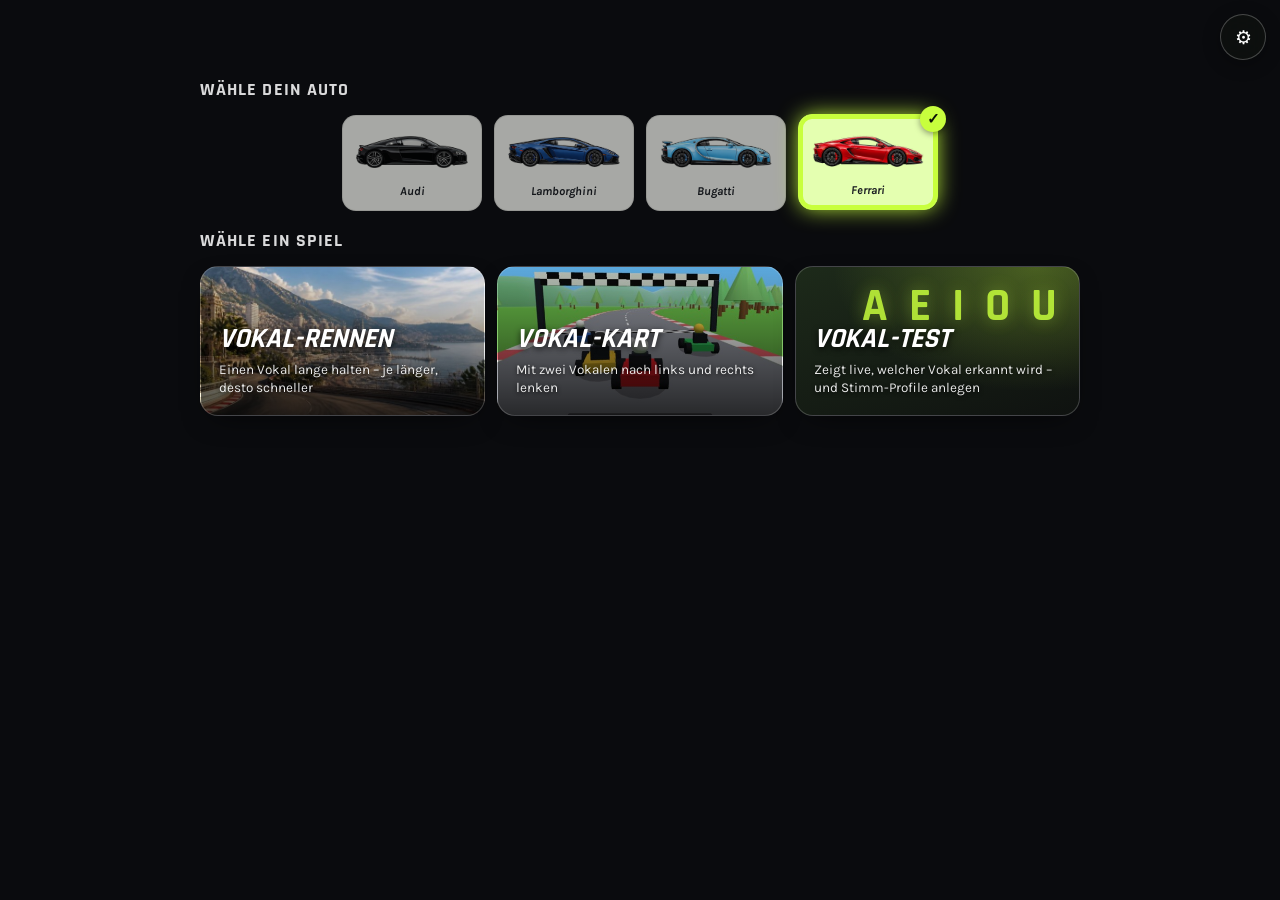
<file: index.html>
<!doctype html>
<html lang="de">
<head>
<meta charset="utf-8">
<meta name="viewport" content="width=device-width, initial-scale=1, viewport-fit=cover">
<title>Vokal-Rennen</title>
<meta name="description" content="Logopädisches Autorennen: Vokale lange halten, damit das Auto fährt.">
<meta name="theme-color" content="#0a0b0e">
<meta name="color-scheme" content="dark">
<meta name="mobile-web-app-capable" content="yes">
<meta name="apple-mobile-web-app-capable" content="yes">
<meta name="apple-mobile-web-app-status-bar-style" content="black-translucent">
<meta name="apple-mobile-web-app-title" content="Vokal-Rennen">
<link rel="manifest" href="manifest.webmanifest">
<link rel="icon" type="image/png" sizes="192x192" href="icons/icon-192.png">
<link rel="apple-touch-icon" href="icons/apple-touch-icon.png">
<link rel="preconnect" href="https://fonts.googleapis.com">
<link rel="preconnect" href="https://fonts.gstatic.com" crossorigin>
<link rel="stylesheet" href="https://fonts.googleapis.com/css2?family=Rajdhani:wght@600;700&family=Karla:wght@400;600;700&family=IBM+Plex+Mono:wght@500;600&display=swap">
<link rel="stylesheet" href="css/style.css">
</head>
<body>

<div class="intro-overlay" id="introOverlay">
  <video id="introVideo" playsinline webkit-playsinline="true" preload="auto"></video>
  <div class="intro-buttons">
    <button class="intro-btn intro-sound" id="introSound" type="button" hidden>🔊 Ton an</button>
    <button class="intro-btn" id="introSkip" type="button">Überspringen ▸▸</button>
  </div>
</div>

<button class="btn-icon settings-fab" id="settingsBtn" aria-label="Einstellungen" type="button">&#9881;</button>

<div id="app">
  <!-- HOME: car and game choice -->
  <section class="screen" id="screen-home">
    <h2 class="home-title">Wähle dein Auto</h2>
    <div class="car-grid" id="carGrid"></div>

    <h2 class="home-title">Wähle ein Spiel</h2>
    <div class="game-grid">
      <button class="game-card" id="gameRace" type="button" style="background-image:linear-gradient(180deg, rgba(0,0,0,.05), rgba(0,0,0,.72)), url('assets/tracks/monaco.jpg');">
        <span class="game-name">Vokal-Rennen</span>
        <span class="game-sub">Einen Vokal lange halten – je länger, desto schneller</span>
      </button>
      <button class="game-card" id="gameKart" type="button" style="background-image:linear-gradient(180deg, rgba(0,0,0,.05), rgba(0,0,0,.72)), url('assets/kart-card.jpg');">
        <span class="game-name">Vokal-Kart</span>
        <span class="game-sub">Mit zwei Vokalen nach links und rechts lenken</span>
      </button>
      <button class="game-card game-card-test" id="gameTest" type="button">
        <span class="game-letters" aria-hidden="true">A E I O U</span>
        <span class="game-name">Vokal-Test</span>
        <span class="game-sub">Zeigt live, welcher Vokal erkannt wird – und Stimm-Profile anlegen</span>
      </button>
    </div>
  </section>

  <!-- SETUP (Vokal-Rennen) -->
  <section class="screen" id="screen-setup" hidden>
    <button class="back-link" id="backHomeBtn" type="button">← Spielauswahl</button>
    <div class="track-grid" id="trackGrid"></div>

    <div class="seg" id="diffSeg"></div>

    <p class="best-time" id="bestTimeLine"></p>

    <button class="btn-primary" id="startBtn" type="button">Mikrofon aktivieren &amp; starten</button>
    <p class="error-box" id="setupError" hidden></p>

    <p class="lead">Sprich A, E, I, O oder U so lange und laut wie möglich, je länger und lauter desto schneller fährt dein Auto.</p>
  </section>

  <!-- CALIBRATION -->
  <section class="screen center" id="screen-calibrate" hidden>
    <div class="calib-ring" id="calibRing" style="--p:0%;"><span id="calibPct">0%</span></div>
    <h2 style="font-size:20px;" id="calibLabel">Kurz still sein …</h2>
    <p class="lead">Wir messen kurz die Umgebungslautstärke, damit das Auto nur bei echtem Sprechen losfährt.</p>
    <button class="btn-secondary" id="calibCancel" type="button">Abbrechen</button>
  </section>

  <!-- RACE -->
  <section class="screen" id="screen-race" hidden>
    <div class="race-stage">
      <div class="rail" id="rail">
        <div class="rail-line"></div>
        <div class="rail-flag"></div>
        <div class="rail-marker ai" id="aiMarker" style="left:0%;">G</div>
        <div class="rail-marker player" id="playerMarker" style="left:0%;">D</div>
      </div>

      <div class="countdown-wrap">
        <canvas id="raceCanvas"></canvas>
        <div class="countdown-overlay" id="countdownOverlay" hidden><span id="countdownNum">3</span></div>
      </div>

      <p class="cheer" id="cheer">Bereit? Ton halten zum Losfahren!</p>

      <div class="hud">
        <div class="stat"><span class="stat-label">Tempo</span><span class="stat-value mono" id="speedVal">0 km/h</span></div>
        <div class="stat"><span class="stat-label">Haltezeit</span><span class="stat-value mono" id="streakVal">0.0 s</span></div>
        <div class="stat"><span class="stat-label">Strecke</span><span class="stat-value mono" id="distVal">0 / 0 m</span></div>
      </div>

      <div class="voice-panel">
        <div class="voice-panel-top">
          <span class="field-label">Stimme</span>
          <span id="meterState">Still</span>
        </div>
        <div class="voice-meter-track">
          <div class="voice-meter-threshold" id="meterThreshold"></div>
          <div class="voice-meter-fill" id="meterFill"></div>
        </div>
      </div>

      <div class="race-controls">
        <button class="btn-secondary" id="pauseBtn" type="button">Pause</button>
      </div>
    </div>
  </section>

  <!-- RESULT -->
  <section class="screen center" id="screen-result" hidden>
    <div class="result-card">
      <h2 class="result-headline" id="resultHeadline">Sieg!</h2>
      <span class="badge-best" id="resultBadge" hidden>Neue Bestzeit</span>
      <div class="result-row">
        <div class="result-stat"><span class="stat-label">Zeit</span><span class="stat-value mono" id="resultTime">0:00.0</span></div>
        <div class="result-stat"><span class="stat-label">Bestzeit</span><span class="stat-value mono" id="resultBest">–</span></div>
      </div>
      <p class="lead" id="resultTip">Super Ausdauer! Versuch beim nächsten Mal, noch länger durchzuhalten.</p>
      <div class="result-actions">
        <button class="btn-primary" id="retryBtn" type="button">Nochmal</button>
        <button class="btn-secondary" id="changeTrackBtn" type="button">Strecke wechseln</button>
      </div>
    </div>
  </section>
</div>

<div class="settings-backdrop" id="settingsBackdrop" hidden>
  <div class="settings-panel">
    <div class="field-label">Einstellungen</div>
    <div class="settings-row">
      <label class="field-label" for="sensSlider">Empfindlichkeit Mikrofon</label>
      <input type="range" id="sensSlider" min="0.5" max="4" step="0.1" value="1">
      <div class="sens-hint"><span>weniger</span><span>empfindlicher</span></div>
      <p class="level-readout mono" id="levelReadout"></p>
    </div>
    <button class="btn-secondary" id="recalibBtn" type="button">Neu kalibrieren</button>
    <button class="btn-secondary" id="closeSettingsBtn" type="button">Schließen</button>
  </div>
</div>

<script src="js/app.js"></script>
</body>
</html>
</file>
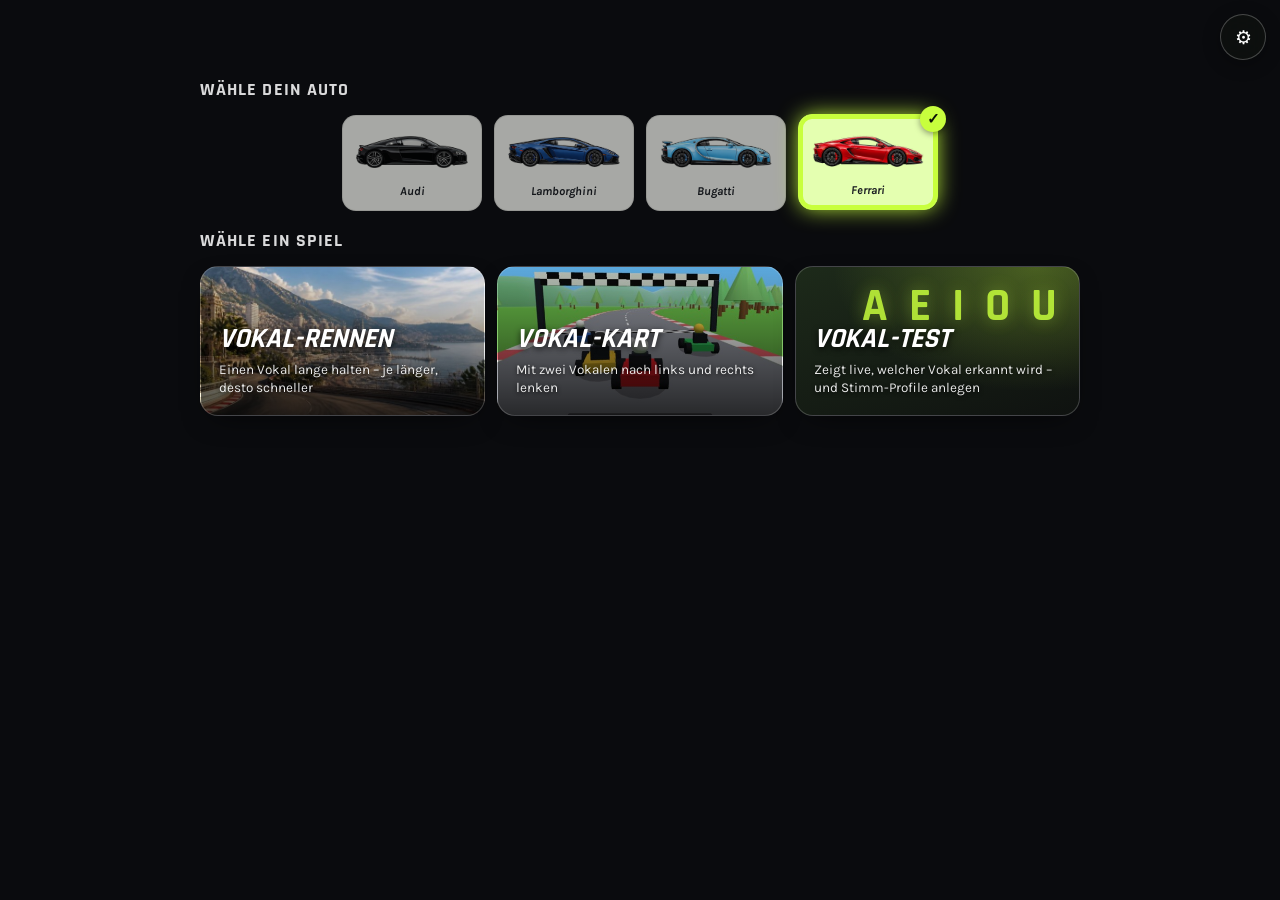
<file: vokal-rennen.html>
<!doctype html>
<html lang="de">
<head>
<meta charset="utf-8">
<meta name="viewport" content="width=device-width, initial-scale=1">
<title>Vokal-Rennen</title>
<!-- Alte Adresse: das Spiel liegt jetzt unter index.html -->
<meta http-equiv="refresh" content="0; url=./">
<link rel="canonical" href="./">
<style>body{background:#0a0b0e; color:#f5f3ec; font-family:sans-serif; padding:24px;} a{color:#c8ff3d;}</style>
</head>
<body>
<p>Das Vokal-Rennen ist umgezogen: <a href="./">hier geht's zum Spiel</a>.</p>
<script>location.replace("./");</script>
</body>
</html>
</file>
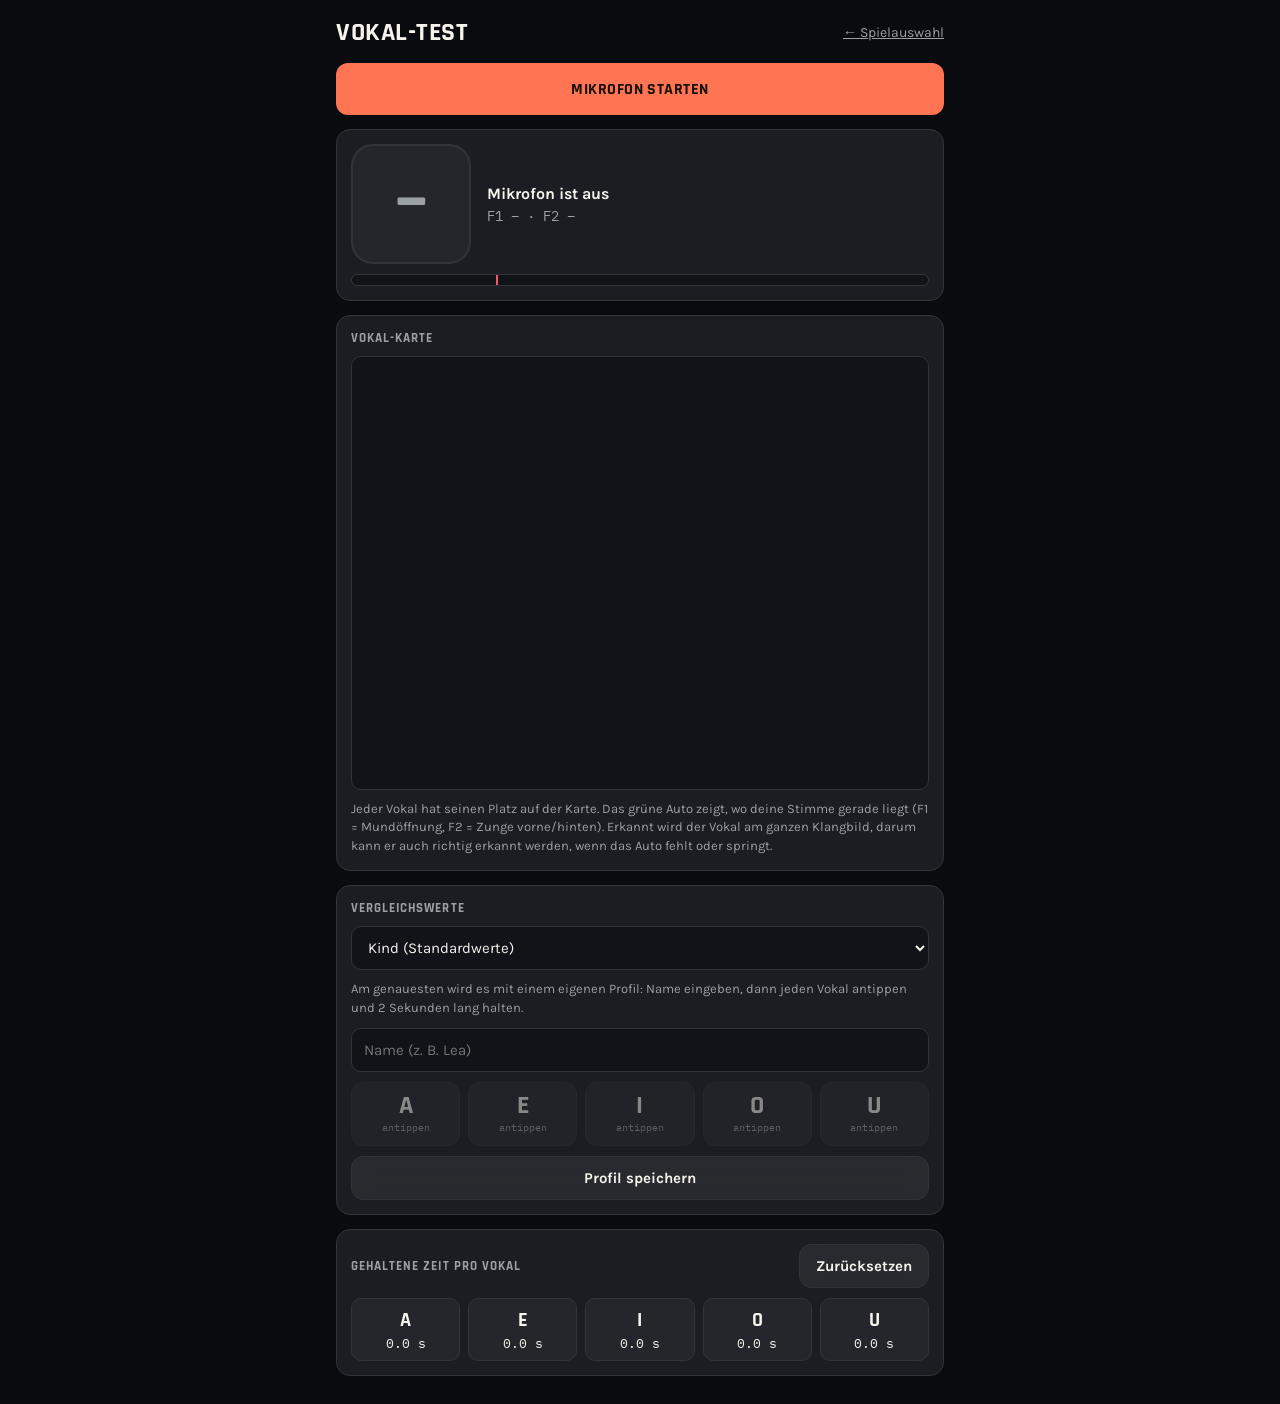
<file: vokal-test.html>
<!doctype html>
<html lang="de">
<head>
<meta charset="utf-8">
<meta name="viewport" content="width=device-width, initial-scale=1, viewport-fit=cover">
<title>Vokal-Test</title>
<meta name="theme-color" content="#0a0b0e">
<meta name="color-scheme" content="dark">
<link rel="icon" type="image/png" sizes="192x192" href="icons/icon-192.png">
<link rel="apple-touch-icon" href="icons/apple-touch-icon.png">
<link rel="preconnect" href="https://fonts.googleapis.com">
<link rel="preconnect" href="https://fonts.gstatic.com" crossorigin>
<link rel="stylesheet" href="https://fonts.googleapis.com/css2?family=Rajdhani:wght@600;700&family=Karla:wght@400;600;700&family=IBM+Plex+Mono:wght@500;600&display=swap">
<link rel="stylesheet" href="css/style.css">
<style>
  .vt{max-width:640px; margin:0 auto; padding:calc(16px + env(safe-area-inset-top,0px)) calc(16px + env(safe-area-inset-right,0px)) calc(28px + env(safe-area-inset-bottom,0px)) calc(16px + env(safe-area-inset-left,0px)); display:flex; flex-direction:column; gap:14px;}
  .vt-head{display:flex; align-items:center; justify-content:space-between; gap:10px;}
  .vt-head h1{font-size:26px;}
  .vt-head a{color:var(--muted); font-size:14px;}
  .panel{background:var(--raised); border:1px solid var(--line); border-radius:14px; padding:14px; display:flex; flex-direction:column; gap:10px;}
  .vt .btn-primary{align-self:stretch; text-align:center;}

  .big{display:flex; align-items:center; gap:16px;}
  .big-letter{
    width:120px; height:120px; flex:none; border-radius:22px; display:flex; align-items:center; justify-content:center;
    font-family:Rajdhani; font-weight:700; font-size:88px; line-height:1; text-transform:uppercase;
    background:rgba(255,255,255,.04); border:2px solid var(--line); color:var(--muted);
    transition:background .12s, color .12s, border-color .12s;
  }
  .big-letter.is-sure{background:var(--signal); color:var(--signal-ink); border-color:var(--signal);}
  .big-letter.is-unsure{color:var(--ink); border-color:var(--gold);}
  .big-info{display:flex; flex-direction:column; gap:4px; min-width:0;}
  .big-status{font-weight:700; font-size:16px;}
  .big-formants{font-size:14px; color:var(--muted);}

  .meter{position:relative; height:12px; border-radius:999px; background:rgba(0,0,0,.35); border:1px solid var(--line); overflow:hidden;}
  .meter-fill{position:absolute; left:0; top:0; bottom:0; width:0; background:var(--muted);}
  .meter-fill.is-active{background:var(--signal);}
  .meter-thr{position:absolute; top:-2px; bottom:-2px; width:2px; background:var(--bad); left:25%;}

  #chart{width:100%; aspect-ratio:4/3; display:block; border-radius:10px; background:#111318; border:1px solid var(--line);}
  .hint{font-size:13px; color:var(--muted); line-height:1.45; margin:0;}

  .row{display:flex; gap:8px; flex-wrap:wrap; align-items:center;}
  .row select, .row input[type="text"]{
    flex:1 1 160px; min-height:44px; border-radius:10px; border:1px solid var(--line); background:#111318; color:var(--ink);
    padding:0 12px; font:inherit; font-size:15px;
  }
  .calib-grid{display:grid; grid-template-columns:repeat(5,1fr); gap:8px;}
  .calib-btn{
    min-height:64px; border-radius:12px; border:1px solid var(--line); background:rgba(255,255,255,.06); color:var(--ink);
    display:flex; flex-direction:column; align-items:center; justify-content:center; gap:2px; cursor:pointer; padding:6px 2px;
  }
  .calib-btn b{font-family:Rajdhani; font-size:26px; line-height:1; text-transform:uppercase;}
  .calib-btn small{font-size:10px; color:var(--muted); font-family:"IBM Plex Mono"; white-space:nowrap;}
  .calib-btn.is-done{border-color:var(--good);}
  .calib-btn.is-recording{background:var(--accent); color:var(--accent-ink); border-color:var(--accent);}
  .calib-btn.is-recording small{color:var(--accent-ink);}
  .calib-btn:disabled{opacity:.5; cursor:default;}

  .stats{display:grid; grid-template-columns:repeat(5,1fr); gap:8px; text-align:center;}
  .stats div{background:rgba(255,255,255,.04); border:1px solid var(--line); border-radius:10px; padding:8px 2px;}
  .stats b{display:block; font-family:Rajdhani; font-size:20px; text-transform:uppercase;}
  .stats span{font-family:"IBM Plex Mono"; font-size:13px;}
  .vt .btn-secondary{min-height:44px; padding:10px 16px;}
</style>
</head>
<body>
<main class="vt">
  <div class="vt-head">
    <h1>Vokal-Test</h1>
    <a href="./">← Spielauswahl</a>
  </div>

  <button class="btn-primary" id="micBtn" type="button">Mikrofon starten</button>
  <p class="error-box" id="micError" hidden></p>

  <section class="panel" aria-live="polite">
    <div class="big">
      <div class="big-letter" id="bigLetter">–</div>
      <div class="big-info">
        <span class="big-status" id="bigStatus">Mikrofon ist aus</span>
        <span class="big-formants mono" id="bigFormants">F1 – · F2 –</span>
      </div>
    </div>
    <div class="meter"><div class="meter-thr" id="meterThr"></div><div class="meter-fill" id="meterFill"></div></div>
  </section>

  <section class="panel">
    <span class="field-label">Vokal-Karte</span>
    <canvas id="chart"></canvas>
    <p class="hint">Jeder Vokal hat seinen Platz auf der Karte. Das grüne Auto zeigt, wo deine Stimme gerade liegt (F1 = Mundöffnung, F2 = Zunge vorne/hinten). Erkannt wird der Vokal am ganzen Klangbild, darum kann er auch richtig erkannt werden, wenn das Auto fehlt oder springt.</p>
  </section>

  <section class="panel">
    <span class="field-label">Vergleichswerte</span>
    <div class="row">
      <select id="profileSelect" aria-label="Vergleichswerte"></select>
      <button class="btn-secondary" id="deleteProfileBtn" type="button">Löschen</button>
    </div>
    <p class="hint">Am genauesten wird es mit einem eigenen Profil: Name eingeben, dann jeden Vokal antippen und 2 Sekunden lang halten.</p>
    <div class="row">
      <input type="text" id="profileName" placeholder="Name (z. B. Lea)" maxlength="30" autocomplete="off">
    </div>
    <div class="calib-grid" id="calibGrid"></div>
    <button class="btn-secondary" id="saveProfileBtn" type="button">Profil speichern</button>
  </section>

  <section class="panel">
    <div class="row" style="justify-content:space-between;">
      <span class="field-label">Gehaltene Zeit pro Vokal</span>
      <button class="btn-secondary" id="resetStatsBtn" type="button">Zurücksetzen</button>
    </div>
    <div class="stats" id="stats"></div>
  </section>
</main>

<script src="js/vowel-analysis.js"></script>
<script src="js/vokal-test.js"></script>
</body>
</html>
</file>
<file: css/style.css>
/* Durchgehend dunkles Anthrazit-Theme (Forza-Horizon-Stil) - keine helle Variante mehr,
     damit nirgends im Spiel ein heller Rand/Hintergrund aufblitzt. */
  :root{
    --ink:#f5f3ec;
    --paper:#0a0b0e;
    --raised:#1b1d22;
    --line:#31343b;
    --muted:#9aa0a6;
    --accent:#ff7452;
    --accent-ink:#171000;
    --gold:#e8bb4e;
    --good:#3fbd7d;
    --bad:#ef5c72;
    --monaco:#5fb3e8;
    --nurburgring:#5cc98d;
    --monza:#ef5c72;
    --signal:#c8ff3d;
    --signal-ink:#0c1206;
    color-scheme: dark;
  }

  html,body{min-height:100%; margin:0;}
  /* Als App auf Handy/Tablet: kein Doppeltipp-Zoom, kein Pull-to-Refresh, kein Tipp-Blitzer. */
  html{-webkit-text-size-adjust:100%; text-size-adjust:100%;}
  body{touch-action:manipulation; overscroll-behavior:none; -webkit-tap-highlight-color:transparent;}
  button{-webkit-user-select:none; user-select:none; -webkit-touch-callout:none;}
  img{-webkit-user-drag:none; -webkit-touch-callout:none;}
  .intro-overlay{
    position:fixed; inset:0; background:#000; z-index:999;
    display:flex; align-items:center; justify-content:center; overflow:hidden;
  }
  .intro-overlay video{width:100%; height:100%; object-fit:cover; display:block;}
  .intro-buttons{
    position:absolute; right:calc(18px + env(safe-area-inset-right,0px)); bottom:calc(18px + env(safe-area-inset-bottom,0px));
    display:flex; gap:10px;
  }
  .intro-btn{
    min-height:48px; padding:0 20px; border-radius:999px; cursor:pointer;
    border:1px solid rgba(255,255,255,.45); background:rgba(0,0,0,.45); color:#fff;
    backdrop-filter:blur(8px); -webkit-backdrop-filter:blur(8px);
    font-family:Rajdhani; font-weight:700; font-size:17px; letter-spacing:.05em; text-transform:uppercase;
  }
  .intro-btn:active{transform:translateY(1px);}
  .intro-sound{background:var(--signal); color:var(--signal-ink); border-color:var(--signal);}
  body{
    background:var(--paper);
    color:var(--ink);
    font-family:Karla,-apple-system,BlinkMacSystemFont,"Segoe UI",sans-serif;
  }
  *{box-sizing:border-box;}
  h1,h2,h3{font-family:Rajdhani,Karla,sans-serif; text-transform:uppercase; letter-spacing:.02em; text-wrap:balance; margin:0;}
  button{font-family:inherit;}
  :focus-visible{outline:3px solid var(--accent); outline-offset:2px;}
  .mono{font-family:"IBM Plex Mono",ui-monospace,monospace; font-variant-numeric:tabular-nums;}

  #app{min-height:100vh; min-height:100dvh; display:flex; flex-direction:column; max-width:920px; margin:0 auto;}

  .btn-icon{
    width:40px; height:40px; border-radius:10px; border:1px solid var(--line); background:var(--raised);
    color:var(--ink); font-size:18px; display:flex; align-items:center; justify-content:center; cursor:pointer;
  }
  .btn-icon:active{transform:translateY(1px);}

  .settings-fab{
    position:fixed; top:calc(14px + env(safe-area-inset-top,0px)); right:calc(14px + env(safe-area-inset-right,0px)); z-index:50;
    width:46px; height:46px; border-radius:50%; border:1px solid rgba(255,255,255,.24);
    background:rgba(18,20,16,.55); backdrop-filter:blur(16px) saturate(160%); -webkit-backdrop-filter:blur(16px) saturate(160%);
    color:#fff; font-size:19px; box-shadow:0 4px 18px rgba(0,0,0,.3);
  }
  .settings-fab:active{transform:translateY(1px);}

  .screen{flex:1 1 auto; display:flex; flex-direction:column; gap:18px; padding:20px calc(20px + env(safe-area-inset-right,0px)) calc(24px + env(safe-area-inset-bottom,0px)) calc(20px + env(safe-area-inset-left,0px));}
  .screen.center{align-items:center; justify-content:center; text-align:center;}

  #screen-setup, #screen-home{
    --raised:rgba(255,255,255,.10); --line:rgba(255,255,255,.28);
    padding-top:calc(74px + env(safe-area-inset-top,0px)); gap:14px;
  }
  /* Autokarten: eigenes helles Panel (unabhängig vom dunklen Anthrazit-Hintergrund),
     damit dunkle Autos (Audi, Lamborghini) nicht mit dem Hintergrund verschmelzen. */
  #screen-home .car-card{background:rgba(238,239,233,.96); border-color:rgba(0,0,0,.10); color:#171a1f;}
  /* selected car: light green fill, thick green frame and a check mark; the others recede */
  #screen-home .car-card{position:relative; transition:opacity .15s ease, background .15s ease, box-shadow .15s ease;}
  #screen-home .car-card[data-selected="false"]{opacity:.72;}
  #screen-home .car-card[data-selected="true"]{
    background:#e4ffb0; border-color:var(--signal);
    box-shadow:0 0 0 4px var(--signal) inset, 0 0 22px -2px var(--signal);
  }
  #screen-home .car-card[data-selected="true"]::after{
    content:"✓"; position:absolute; top:-9px; right:-9px; width:26px; height:26px; border-radius:50%;
    display:flex; align-items:center; justify-content:center;
    background:var(--signal); color:var(--signal-ink); font-weight:800; font-size:15px;
    box-shadow:0 2px 6px rgba(0,0,0,.4);
  }

  /* home screen: game choice */
  .home-title{font-size:18px; letter-spacing:.06em; color:rgba(255,255,255,.85); margin-top:4px;}
  .game-grid{display:grid; grid-template-columns:repeat(auto-fit,minmax(240px,1fr)); gap:12px;}
  .game-card{
    position:relative; min-height:150px; border-radius:18px; border:1px solid rgba(255,255,255,.2); cursor:pointer;
    display:flex; flex-direction:column; justify-content:flex-end; gap:4px; padding:18px; text-align:left; color:#fff;
    background-color:#15171c; background-size:cover; background-position:center; background-repeat:no-repeat;
    box-shadow:0 10px 30px -14px rgba(0,0,0,.8); transition:transform .15s ease, border-color .15s ease, box-shadow .15s ease;
  }
  .game-card:active{transform:translateY(1px) scale(.99);}
  .game-card:hover, .game-card:focus-visible{border-color:var(--signal); box-shadow:0 0 0 2px var(--signal) inset, 0 0 24px -6px var(--signal);}
  .game-name{font-family:Rajdhani; font-weight:700; font-style:italic; font-size:28px; text-transform:uppercase; text-shadow:0 2px 6px rgba(0,0,0,.8);}
  /* vowel test card: no photo, large vowel letters instead */
  .game-card-test{
    overflow:hidden;
    background-image:radial-gradient(120% 140% at 85% 0%, rgba(200,255,61,.28), transparent 60%),
      linear-gradient(160deg, #1d2a1a, #0f1210);
  }
  .game-letters{
    position:absolute; top:10px; right:16px; font-family:Rajdhani; font-weight:700; font-size:46px; letter-spacing:.12em;
    color:var(--signal); opacity:.85; text-shadow:0 0 18px rgba(200,255,61,.45);
  }
  .game-sub{font-size:13.5px; line-height:1.35; color:rgba(255,255,255,.9); text-shadow:0 1px 4px rgba(0,0,0,.85);}
  .back-link{
    align-self:flex-start; background:none; border:none; color:rgba(255,255,255,.8); font:inherit; font-size:15px; font-weight:700;
    padding:6px 0; cursor:pointer;
  }
  #screen-setup .lead{
    color:rgba(255,255,255,.88); max-width:60ch; font-size:13.5px; line-height:1.45; margin:0 0 4px;
    background:rgba(255,255,255,.07); border:1px solid rgba(255,255,255,.16);
    backdrop-filter:blur(14px) saturate(160%); -webkit-backdrop-filter:blur(14px) saturate(160%);
    border-radius:14px; padding:12px 16px;
  }
  [hidden]{display:none!important;}

  .lead{color:var(--muted); max-width:56ch; font-size:15px; line-height:1.5;}
  .field-label{
    font-family:Rajdhani; font-weight:700; text-transform:uppercase; letter-spacing:.08em; font-size:13px; color:var(--muted);
  }

  .track-grid{display:grid; grid-template-columns:repeat(auto-fit,minmax(220px,1fr)); gap:10px;}
  .track-card{
    --card-accent:var(--signal);
    position:relative; text-align:left; border:1px solid rgba(255,255,255,.18); background:rgba(255,255,255,.06);
    background-size:cover, cover; background-position:center, center; background-repeat:no-repeat, no-repeat;
    backdrop-filter:blur(6px); -webkit-backdrop-filter:blur(6px);
    border-radius:16px; padding:16px 16px 16px 20px; cursor:pointer; color:var(--ink);
    display:flex; flex-direction:column; gap:4px; min-height:92px;
    transition:border-color .15s ease, box-shadow .15s ease, transform .15s ease;
  }
  .track-card::before{
    content:""; position:absolute; left:0; top:14px; bottom:14px; width:4px; border-radius:4px;
    background:var(--card-accent); opacity:0; transition:opacity .15s ease;
  }
  .track-card[data-selected="true"]{
    border-color:var(--signal); box-shadow:0 0 0 2px var(--signal) inset, 0 0 22px -6px var(--signal);
    transform:translateY(-1px);
  }
  .track-card[data-selected="true"]::before{opacity:1;}
  .track-name{font-family:Rajdhani; font-weight:700; font-size:20px; text-transform:uppercase; letter-spacing:.02em; color:#fff; text-shadow:0 1px 4px rgba(0,0,0,.85);}
  .track-sub{font-size:12.5px; color:rgba(255,255,255,.8); line-height:1.4; text-shadow:0 1px 4px rgba(0,0,0,.85);}
  .track-meta{
    font-size:12px; color:rgba(255,255,255,.78); font-weight:700; text-transform:uppercase; letter-spacing:.07em;
    font-style:italic; margin-top:auto; text-shadow:0 1px 4px rgba(0,0,0,.85); transition:color .15s ease;
  }
  .track-card[data-selected="true"] .track-meta{color:var(--signal);}

  /* centred, always 2x2 or 4 in a row (never 3 + 1) */
  .car-grid{display:grid; grid-template-columns:repeat(2, minmax(0, 150px)); justify-content:center; gap:12px;}
  .car-grid .car-card{width:auto;}
  @media (min-width:560px){
    .car-grid{grid-template-columns:repeat(4, minmax(0, 140px));}
  }
  .car-card{
    --card-accent:var(--signal);
    display:flex; flex-direction:column; align-items:center; gap:6px;
    border:1px solid var(--line); background:var(--raised); border-radius:14px;
    padding:10px 10px 12px; cursor:pointer; color:var(--ink); width:116px;
    transition:border-color .15s ease, box-shadow .15s ease, transform .15s ease;
  }
  .car-card[data-selected="true"]{
    border-color:var(--signal); box-shadow:0 0 0 2px var(--signal) inset, 0 0 18px -4px var(--signal);
    transform:translateY(-1px);
  }
  .car-swatch{display:block; width:100%; height:52px; object-fit:contain;}
  .car-name{font-size:12px; font-weight:700; text-align:center; line-height:1.2; font-style:italic;}

  .seg{display:flex; flex-wrap:wrap; gap:8px;}
  .seg button{
    border:1px solid rgba(255,255,255,.22); background:rgba(255,255,255,.08); color:#fff; border-radius:999px;
    backdrop-filter:blur(10px); -webkit-backdrop-filter:blur(10px);
    padding:10px 17px; font-size:13.5px; font-weight:700; cursor:pointer;
    font-family:Rajdhani; letter-spacing:.05em; text-transform:uppercase;
    transition:background .15s ease, color .15s ease, box-shadow .15s ease;
  }
  .seg button.is-active{
    background:var(--signal); color:var(--signal-ink); border-color:var(--signal);
    box-shadow:0 0 18px -4px var(--signal);
  }

  .best-time{font-size:13px; color:var(--muted);}
  .best-time strong{color:var(--ink); font-family:"IBM Plex Mono"; font-variant-numeric:tabular-nums;}

  .btn-primary{
    align-self:flex-start; background:var(--accent); color:var(--accent-ink); border:none; border-radius:12px;
    padding:15px 22px; font-size:16px; font-weight:700; cursor:pointer; font-family:Rajdhani; letter-spacing:.03em; text-transform:uppercase;
    min-height:52px;
  }
  .btn-primary:disabled{opacity:.6; cursor:default;}
  .btn-primary:active{transform:translateY(1px);}
  #screen-setup .btn-primary{
    align-self:stretch; text-align:center; font-style:italic; font-size:17px; font-weight:800;
    background:linear-gradient(135deg, var(--signal), #8fe000); color:var(--signal-ink);
    border-radius:16px; min-height:58px;
    box-shadow:0 10px 30px -10px rgba(200,255,61,.55);
  }
  .btn-secondary{
    background:rgba(255,255,255,.06); color:var(--ink); border:1px solid var(--line); border-radius:12px;
    padding:13px 20px; font-size:15px; font-weight:700; cursor:pointer; min-height:48px;
    backdrop-filter:blur(10px); -webkit-backdrop-filter:blur(10px);
  }

  .error-box{
    border:1px solid var(--bad); background:color-mix(in srgb, var(--bad) 10%, var(--raised)); color:var(--bad);
    border-radius:10px; padding:12px 14px; font-size:14px;
  }

  /* calibration */
  .calib-ring{
    width:120px; height:120px; border-radius:50%; border:6px solid var(--line);
    display:flex; align-items:center; justify-content:center; position:relative;
  }
  .calib-ring::before{
    content:""; position:absolute; inset:-6px; border-radius:50%;
    border:6px solid var(--accent); clip-path:inset(0 calc(100% - var(--p,0%)) 0 0);
  }
  .calib-ring span{font-family:"IBM Plex Mono"; font-size:22px; font-weight:600;}

  /* race - übernimmt den Glass/Anthrazit/Volt-Grün-Stil der Startseite */
  #screen-race{
    --raised:rgba(255,255,255,.08); --line:rgba(255,255,255,.20);
    padding-top:calc(56px + env(safe-area-inset-top,0px));
  }
  .race-stage{display:flex; flex-direction:column; gap:14px; flex:1;}
  .rail{
    position:relative; height:56px; border-radius:12px; background:var(--raised); border:1px solid var(--line);
    backdrop-filter:blur(12px); -webkit-backdrop-filter:blur(12px);
    padding:0 18px;
  }
  .rail-line{position:absolute; left:18px; right:18px; top:50%; height:3px; background:var(--line); transform:translateY(-50%);}
  .rail-flag{
    position:absolute; top:50%; right:6px; width:16px; height:24px; transform:translateY(-50%); border-radius:2px;
    background-image:repeating-conic-gradient(#e7e9ec 0 25%, #14161a 0 50%); background-size:8px 8px;
    border:1px solid var(--line);
  }
  .rail-marker{
    position:absolute; top:50%; width:26px; height:26px; margin-left:-13px; transform:translate(0,-50%);
    border-radius:50%; display:flex; align-items:center; justify-content:center; font-size:12px; font-weight:700;
    border:2px solid var(--paper);
    /* moved with transform every frame (see updateHud): no CSS transition restarting each frame */
    left:0; will-change:transform;
  }
  .rail-marker.player{background:var(--signal); color:var(--signal-ink); z-index:2; box-shadow:0 0 16px -3px var(--signal);}
  .rail-marker.ai{background:#e7e9ec; color:#14161a; z-index:1;}
  .rail-label{position:absolute; font-size:10px; font-weight:700; text-transform:uppercase; letter-spacing:.04em; color:var(--muted); top:-2px;}

  #raceCanvas{width:100%; aspect-ratio:16/7; max-height:340px; border-radius:14px; display:block; border:1px solid var(--line); transform:translateZ(0);}

  /* No blur during the race: the race screen has a plain dark background, so the frosted-glass
     look changes nothing visible, but phones recompute it every frame next to the redrawn
     canvas, which can make the cars flicker (iOS Safari in particular). */
  #screen-race .rail, #screen-race .stat, #screen-race .voice-panel, #screen-race .btn-secondary{
    backdrop-filter:none; -webkit-backdrop-filter:none;
  }
  body.is-racing .settings-fab{backdrop-filter:none; -webkit-backdrop-filter:none; background:rgba(18,20,16,.88);}

  .hud{display:grid; grid-template-columns:repeat(3,1fr); gap:10px;}
  .stat{
    background:var(--raised); border:1px solid var(--line); border-radius:12px; padding:10px 12px;
    backdrop-filter:blur(12px); -webkit-backdrop-filter:blur(12px);
    display:flex; flex-direction:column; gap:2px;
  }
  .stat-label{font-size:11px; text-transform:uppercase; letter-spacing:.06em; color:var(--muted); font-weight:700;}
  .stat-value{font-family:"IBM Plex Mono"; font-size:20px; font-weight:600;}

  .voice-panel{
    background:var(--raised); border:1px solid var(--line); border-radius:12px; padding:12px 14px;
    backdrop-filter:blur(12px); -webkit-backdrop-filter:blur(12px);
    display:flex; flex-direction:column; gap:8px;
  }
  .voice-panel-top{display:flex; justify-content:space-between; align-items:baseline;}
  .voice-meter-track{position:relative; height:16px; border-radius:999px; background:rgba(0,0,0,.35); border:1px solid var(--line); overflow:hidden;}
  .voice-meter-fill{position:absolute; left:0; top:0; bottom:0; width:0%; background:var(--muted); border-radius:999px; transition:background .15s;}
  .voice-meter-fill.is-active{background:var(--signal); box-shadow:0 0 12px -1px var(--signal);}
  .voice-meter-threshold{position:absolute; top:-2px; bottom:-2px; width:2px; background:var(--bad); left:50%;}
  #meterState{font-weight:700; font-size:13px;}
  #meterState.is-active{color:var(--signal);}

  .cheer{font-size:14px; font-weight:600; color:var(--muted); min-height:20px;}

  .countdown-wrap{position:relative;}
  .countdown-overlay{
    position:absolute; inset:0; background:rgba(6,7,10,.72);
    display:flex; align-items:center; justify-content:center; border-radius:14px; z-index:5;
  }
  .countdown-overlay span{font-family:Rajdhani; font-size:64px; font-weight:700; font-style:italic; color:var(--signal); text-shadow:0 0 24px rgba(200,255,61,.6);}

  .race-controls{display:flex; justify-content:flex-end;}

  /* result */
  .result-card{
    background:var(--raised); border:1px solid var(--line); border-radius:16px; padding:26px; max-width:420px; width:100%;
    display:flex; flex-direction:column; gap:14px; align-items:center; text-align:center;
  }
  .result-headline{font-family:Rajdhani; font-size:30px; font-weight:700; text-transform:uppercase;}
  .result-headline.win{color:var(--good);}
  .result-headline.lose{color:var(--bad);}
  .result-row{display:flex; gap:22px; justify-content:center;}
  .result-stat{display:flex; flex-direction:column; gap:2px;}
  .result-stat .stat-value{font-size:22px;}
  .badge-best{
    background:color-mix(in srgb, var(--gold) 18%, var(--raised)); color:var(--gold); border:1px solid var(--gold);
    border-radius:999px; padding:4px 12px; font-size:12px; font-weight:700; text-transform:uppercase; letter-spacing:.05em;
  }
  .result-actions{display:flex; gap:10px; flex-wrap:wrap; justify-content:center;}

  /* settings */
  .settings-backdrop{
    position:fixed; inset:0; background:color-mix(in srgb, var(--ink) 40%, transparent); z-index:30;
    display:flex; align-items:flex-end; justify-content:center;
  }
  .settings-panel{
    background:var(--raised); border-radius:18px 18px 0 0; padding:20px 22px calc(22px + env(safe-area-inset-bottom,0px));
    width:100%; max-width:480px; display:flex; flex-direction:column; gap:14px; border:1px solid var(--line); border-bottom:none;
  }
  .settings-row{display:flex; flex-direction:column; gap:6px;}
  input[type="range"]{width:100%;}
  .sens-hint{display:flex; justify-content:space-between; font-size:12px; color:var(--muted);}
  .level-readout{margin:0; font-size:12px; color:var(--muted); min-height:16px;}

  @media (prefers-reduced-motion: reduce){
    .rail-marker{transition:none;}
  }

  @media (max-width:420px){
    .hud{grid-template-columns:1fr 1fr;}
    .result-row{gap:14px;}
  }

  /* Handy quer: Rennbild links, Anzeigen rechts daneben - alles ohne Scrollen sichtbar. */
  @media (orientation:landscape) and (max-height:520px){
    #screen-race{padding-top:calc(12px + env(safe-area-inset-top,0px)); padding-bottom:calc(10px + env(safe-area-inset-bottom,0px)); padding-right:calc(74px + env(safe-area-inset-right,0px));}
    .race-stage{display:grid; grid-template-columns:minmax(0,1fr) 230px; grid-template-rows:auto auto 1fr auto; column-gap:12px; row-gap:8px; align-content:start;}
    .rail{grid-column:1 / -1; height:40px;}
    .countdown-wrap{grid-column:1; grid-row:2 / 4;}
    #raceCanvas{max-height:none;}
    .hud{grid-column:2; grid-row:2; grid-template-columns:1fr; gap:6px;}
    .stat{flex-direction:row; justify-content:space-between; align-items:baseline; padding:6px 10px;}
    .stat-value{font-size:16px;}
    .voice-panel{grid-column:2; grid-row:3; align-self:start; padding:8px 12px; gap:6px;}
    .cheer{grid-column:1; grid-row:4; align-self:center; margin:0; min-height:0;}
    .race-controls{grid-column:2; grid-row:4;}
    .race-controls .btn-secondary{width:100%;}
  }
</file>
